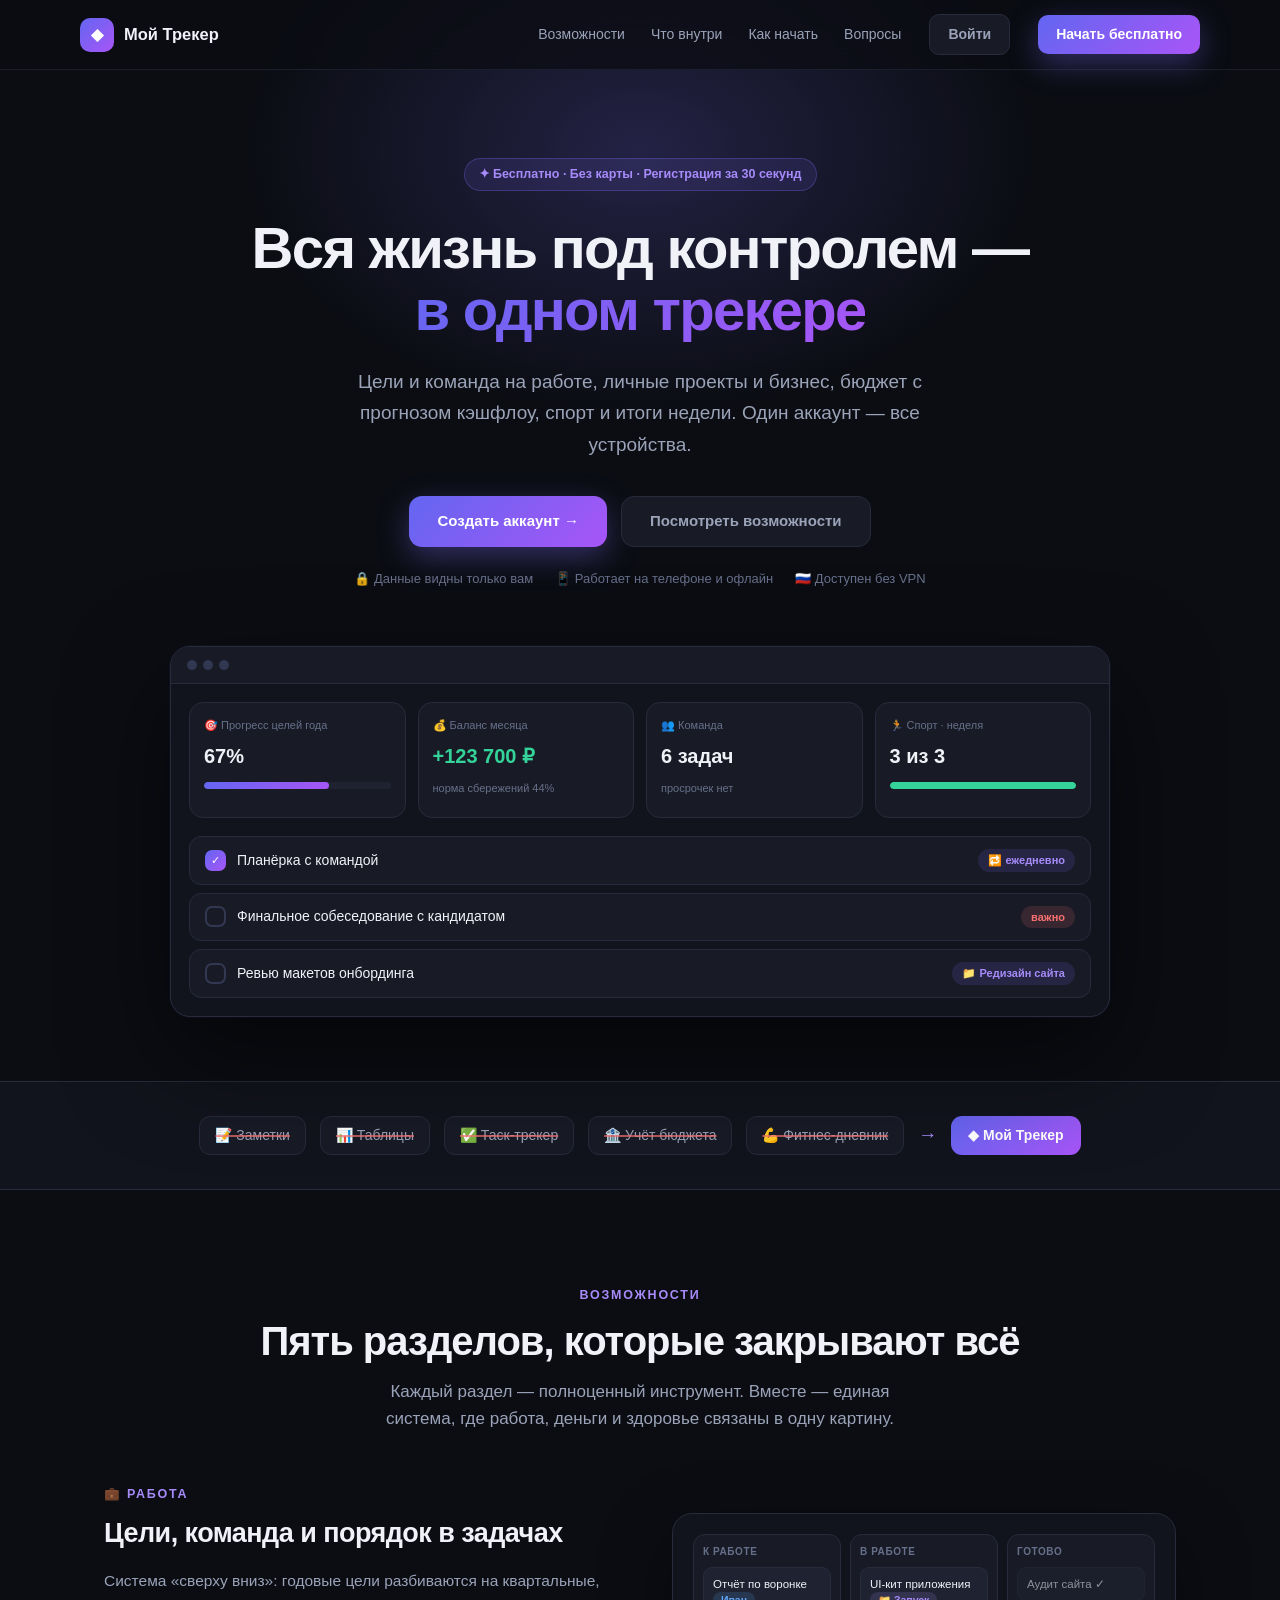
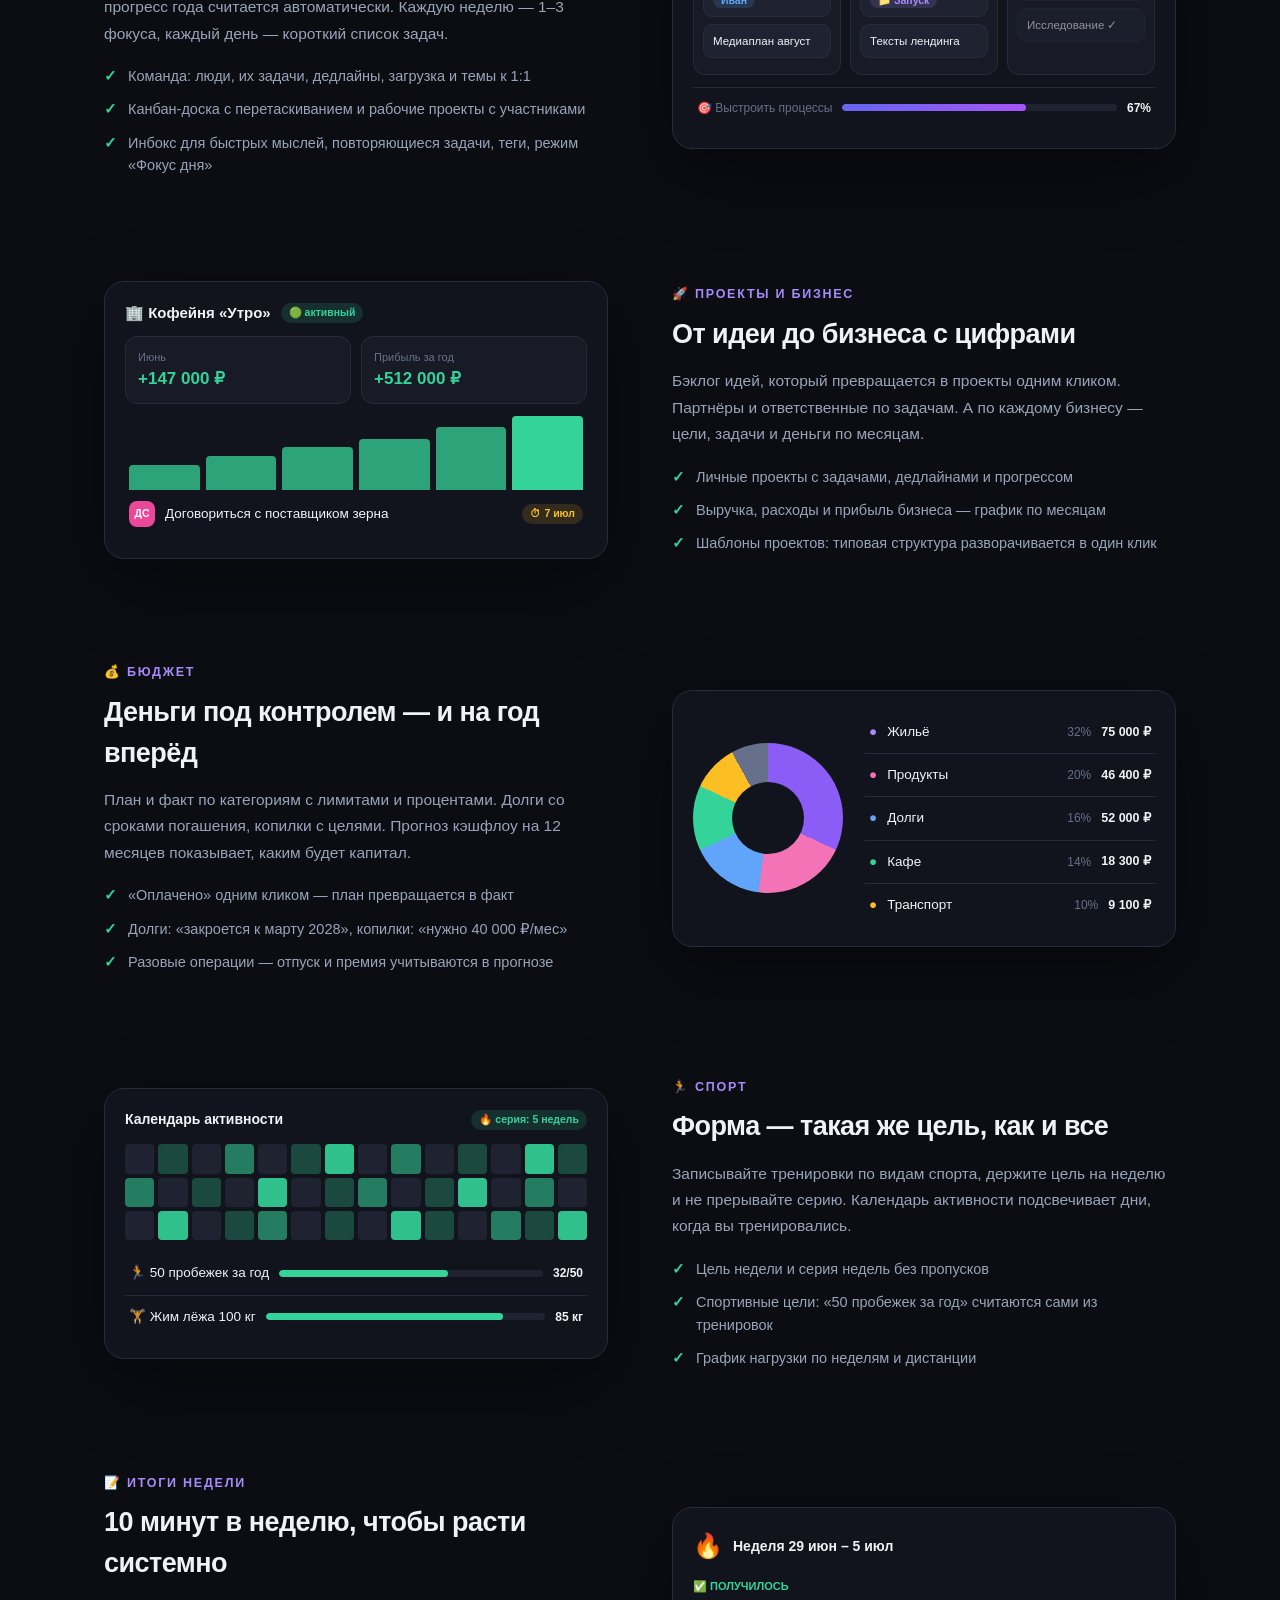
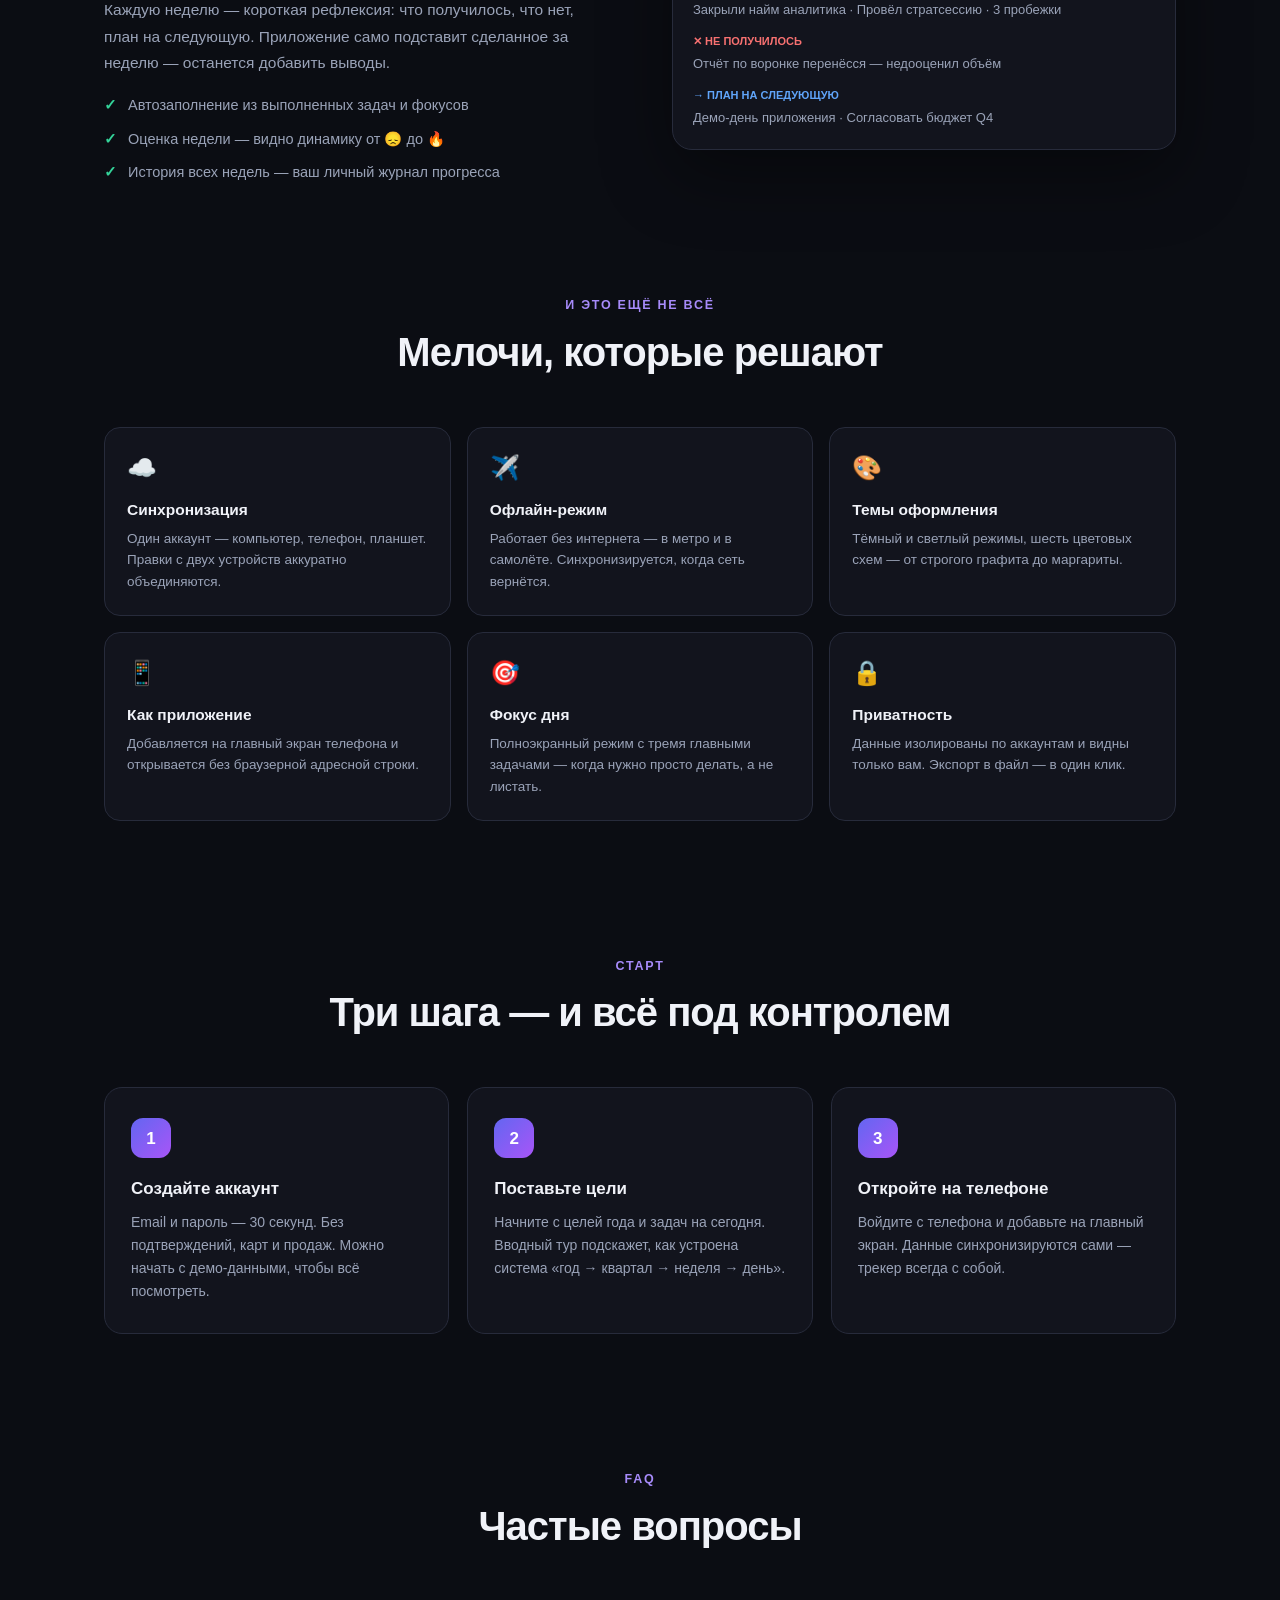
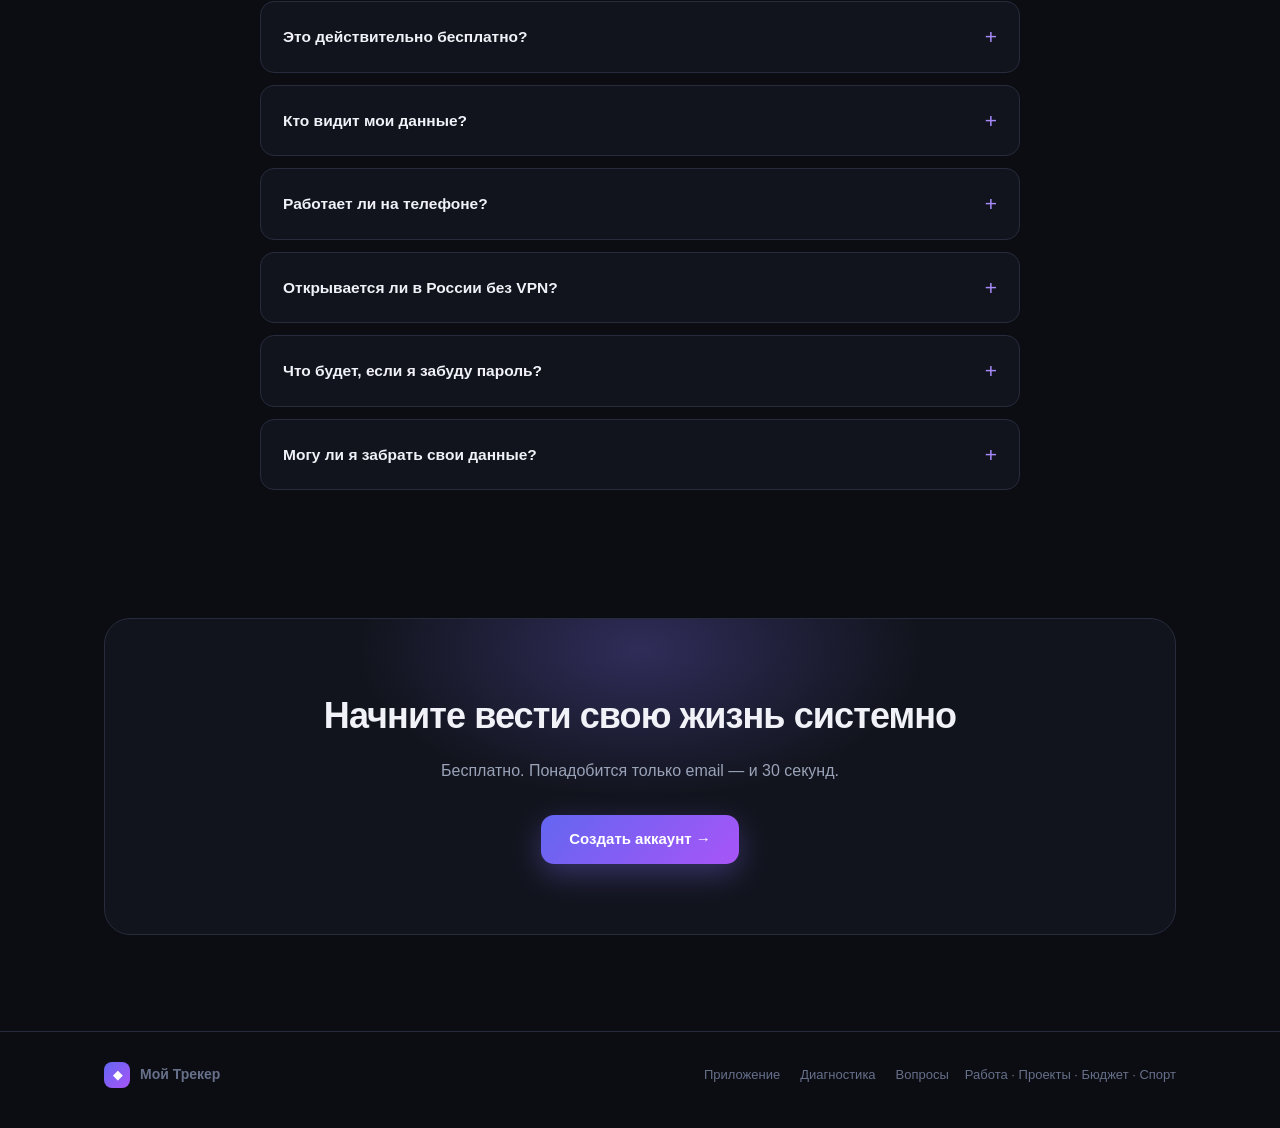
<file: index.html>
<!DOCTYPE html>
<html lang="ru">
<head>
<meta charset="UTF-8">
<meta name="viewport" content="width=device-width, initial-scale=1">
<meta name="theme-color" content="#0b0d13">
<title>Мой Трекер — работа, проекты, бюджет и спорт в одном месте</title>
<meta name="description" content="Личный трекер: цели и команда на работе, свои проекты и бизнес, бюджет с прогнозом кэшфлоу, спорт и итоги недели. Бесплатно, без карты.">
<script>
/* уже вошедших сразу отправляем в приложение */
try{
  if(localStorage.getItem('mytracker_session') || localStorage.getItem('mytracker_localmode')){
    location.replace('app.html');
  }
}catch(e){}
</script>
<style>
:root{
  --bg:#0b0d13; --bg2:#12141d; --surface:#181b26; --surface2:#1f2331;
  --border:#272b3b; --border2:#323752;
  --text:#f0f2f8; --text2:#9aa3b8; --text3:#67708a;
  --accent:#7c6cf5; --accent2:#a78bfa;
  --grad:linear-gradient(135deg,#6366f1,#a855f7);
  --green:#34d399; --red:#f87171; --yellow:#fbbf24; --blue:#60a5fa; --pink:#f472b6;
}
*{margin:0;padding:0;box-sizing:border-box}
html{scroll-behavior:smooth}
body{
  font-family:'Inter',-apple-system,BlinkMacSystemFont,'Segoe UI',Roboto,sans-serif;
  background:var(--bg); color:var(--text); -webkit-font-smoothing:antialiased; overflow-x:hidden;
  font-size:16px; line-height:1.5;
}
a{text-decoration:none;color:inherit}
.wrap{max-width:1120px;margin:0 auto;padding:0 24px}
section{padding:96px 0}
@media(max-width:760px){section{padding:56px 0}}

/* ---------- кнопки ---------- */
.btn{display:inline-flex;align-items:center;justify-content:center;gap:8px;border:none;cursor:pointer;
  padding:13px 28px;border-radius:13px;font-size:15px;font-weight:600;font-family:inherit;transition:.2s;white-space:nowrap}
.btn-primary{background:var(--grad);color:#fff;box-shadow:0 10px 30px rgba(124,108,245,.35)}
.btn-primary:hover{transform:translateY(-2px);box-shadow:0 14px 38px rgba(124,108,245,.5)}
.btn-ghost{background:var(--surface);color:var(--text2);border:1px solid var(--border)}
.btn-ghost:hover{color:var(--text);border-color:var(--border2)}
.btn-sm{padding:9px 18px;font-size:14px;border-radius:10px}

/* ---------- header ---------- */
header{
  position:sticky;top:0;z-index:50;
  background:rgba(11,13,19,.75);backdrop-filter:blur(14px);-webkit-backdrop-filter:blur(14px);
  border-bottom:1px solid rgba(39,43,59,.6);
}
.nav{display:flex;align-items:center;gap:28px;padding:14px 0}
.logo{display:flex;align-items:center;gap:10px;font-weight:700;font-size:16.5px;margin-right:auto}
.logo-badge{width:34px;height:34px;border-radius:10px;background:var(--grad);display:flex;align-items:center;justify-content:center;font-size:16px;color:#fff}
.nav-links{display:flex;gap:26px;font-size:14px;color:var(--text2)}
.nav-links a:hover{color:var(--text)}
@media(max-width:760px){.nav-links{display:none}.nav{gap:10px}}

/* ---------- hero ---------- */
.hero{position:relative;text-align:center;padding:88px 0 64px}
.hero::before{content:'';position:absolute;top:-220px;left:50%;transform:translateX(-50%);
  width:900px;height:600px;background:radial-gradient(ellipse,rgba(124,108,245,.22),transparent 62%);pointer-events:none}
.badge{display:inline-flex;align-items:center;gap:8px;font-size:12.5px;font-weight:600;color:var(--accent2);
  background:rgba(124,108,245,.12);border:1px solid rgba(124,108,245,.3);padding:6px 14px;border-radius:99px;position:relative}
.hero h1{font-size:58px;font-weight:800;letter-spacing:-.03em;line-height:1.08;margin:26px 0 0;position:relative}
.hero h1 .grad{background:var(--grad);-webkit-background-clip:text;background-clip:text;color:transparent}
.hero .lead{font-size:19px;color:var(--text2);max-width:620px;margin:24px auto 0;line-height:1.65;position:relative}
.cta{display:flex;gap:14px;justify-content:center;margin-top:36px;flex-wrap:wrap;position:relative}
.hero .trust{display:flex;gap:22px;justify-content:center;margin-top:22px;font-size:13px;color:var(--text3);flex-wrap:wrap;position:relative}
.hero .trust span{display:flex;align-items:center;gap:6px}
@media(max-width:760px){.hero{padding:48px 0 40px}.hero h1{font-size:34px}.hero .lead{font-size:16px}}

/* ---------- окно-мокап ---------- */
.window{background:var(--bg2);border:1px solid var(--border);border-radius:20px;overflow:hidden;
  box-shadow:0 40px 100px rgba(0,0,0,.55), 0 0 0 1px rgba(124,108,245,.06)}
.window .bar{display:flex;gap:6px;padding:13px 16px;border-bottom:1px solid var(--border);background:var(--surface)}
.window .dot{width:10px;height:10px;border-radius:50%;background:var(--border2)}
.hero .window{max-width:940px;margin:58px auto 0;position:relative}
.hero .window .inner{display:grid;grid-template-columns:repeat(4,1fr);gap:12px;padding:18px}
.mcard{background:var(--surface);border:1px solid var(--border);border-radius:14px;padding:14px;text-align:left}
.mcard .l{font-size:11px;color:var(--text3);margin-bottom:7px}
.mcard .v{font-size:20px;font-weight:700}
.mbar{height:7px;border-radius:99px;background:var(--surface2);margin-top:11px;overflow:hidden}
.mbar>span{display:block;height:100%;border-radius:99px;background:var(--grad)}
.hero .rows{padding:0 18px 18px;display:grid;gap:8px}
.mrow{display:flex;align-items:center;gap:11px;background:var(--surface);border:1px solid var(--border);
  border-radius:12px;padding:12px 15px;font-size:14px;text-align:left}
.mcheck{width:21px;height:21px;border-radius:7px;flex-shrink:0;display:flex;align-items:center;justify-content:center;font-size:11px;color:#fff}
.mcheck.on{background:var(--grad)} .mcheck.off{border:2px solid var(--border2)}
.chip{font-size:11px;padding:3px 10px;border-radius:99px;background:rgba(124,108,245,.14);color:var(--accent2);margin-left:auto;white-space:nowrap;font-weight:600}
@media(max-width:760px){.hero .window .inner{grid-template-columns:1fr 1fr}}

/* ---------- заменяет приложения ---------- */
.replace{border-top:1px solid var(--border);border-bottom:1px solid var(--border);background:var(--bg2);padding:34px 0}
.replace .row{display:flex;align-items:center;justify-content:center;gap:14px;flex-wrap:wrap;font-size:14px;color:var(--text3)}
.replace .app{display:flex;align-items:center;gap:8px;background:var(--surface);border:1px solid var(--border);
  border-radius:11px;padding:8px 15px;color:var(--text2);font-weight:500;text-decoration:line-through;text-decoration-color:rgba(248,113,113,.7);text-decoration-thickness:2px}
.replace .arrow{font-size:19px;color:var(--accent2);font-weight:700}
.replace .one{display:flex;align-items:center;gap:8px;background:var(--grad);border-radius:11px;padding:9px 17px;color:#fff;font-weight:700}

/* ---------- заголовки секций ---------- */
.k{font-size:12.5px;font-weight:700;letter-spacing:.14em;color:var(--accent2);text-transform:uppercase;margin-bottom:14px}
h2.sec{font-size:40px;font-weight:800;letter-spacing:-.025em;line-height:1.15}
.sec-sub{color:var(--text2);margin-top:14px;font-size:17px;max-width:560px;line-height:1.6}
.center{text-align:center}
.center .sec-sub{margin-left:auto;margin-right:auto}
@media(max-width:760px){h2.sec{font-size:27px}.sec-sub{font-size:15px}}

/* ---------- фичи-развороты ---------- */
.feature{display:grid;grid-template-columns:1fr 1fr;gap:64px;align-items:center;padding:52px 0}
.feature.rtl .txt{order:2}
.feature .txt .k{margin-bottom:10px}
.feature h3{font-size:27px;font-weight:750;letter-spacing:-.02em;margin-bottom:14px}
.feature p{color:var(--text2);font-size:15.5px;line-height:1.7}
.feature ul{list-style:none;margin-top:18px;display:grid;gap:11px}
.feature li{display:flex;gap:11px;font-size:14.5px;color:var(--text2);line-height:1.55}
.feature li::before{content:'✓';color:var(--green);font-weight:700;flex-shrink:0}
.panel{background:var(--bg2);border:1px solid var(--border);border-radius:20px;padding:20px;
  box-shadow:0 24px 70px rgba(0,0,0,.4)}
@media(max-width:860px){.feature{grid-template-columns:1fr;gap:28px;padding:36px 0}.feature.rtl .txt{order:0}}

/* мини-виджеты в панелях */
.prow{display:flex;align-items:center;gap:10px;padding:11px 4px;border-bottom:1px solid var(--border);font-size:13.5px}
.prow:last-child{border-bottom:none}
.pav{width:26px;height:26px;border-radius:8px;display:inline-flex;align-items:center;justify-content:center;font-size:10.5px;font-weight:700;color:#fff;flex-shrink:0}
.pbar{height:7px;border-radius:99px;background:var(--surface2);overflow:hidden;flex:1}
.pbar>span{display:block;height:100%;border-radius:99px}
.ptag{font-size:10.5px;padding:2px 8px;border-radius:99px;font-weight:600}
.pie{width:150px;height:150px;border-radius:50%;flex-shrink:0;position:relative;
  background:conic-gradient(#8b5cf6 0 32%, #f472b6 32% 52%, #60a5fa 52% 68%, #34d399 68% 82%, #fbbf24 82% 92%, #67708a 92% 100%)}
.pie::after{content:'';position:absolute;inset:26%;background:var(--bg2);border-radius:50%}
.heat{display:grid;grid-template-columns:repeat(14,1fr);gap:4px}
.heat span{aspect-ratio:1;border-radius:4px;background:var(--surface2)}
.heat .h1{background:rgba(52,211,153,.28)} .heat .h2{background:rgba(52,211,153,.55)} .heat .h3{background:rgba(52,211,153,.9)}
.kan{display:grid;grid-template-columns:1fr 1fr 1fr;gap:9px}
.kan .col{background:var(--surface);border:1px solid var(--border);border-radius:12px;padding:9px}
.kan .colh{font-size:10px;font-weight:700;color:var(--text3);margin-bottom:8px;letter-spacing:.06em}
.kan .card{background:var(--surface2);border:1px solid var(--border);border-radius:9px;padding:8px 9px;font-size:11.5px;margin-bottom:7px;line-height:1.4}

/* ---------- сетка мелких фич ---------- */
.grid6{display:grid;grid-template-columns:repeat(3,1fr);gap:16px;margin-top:52px}
.gcard{background:var(--bg2);border:1px solid var(--border);border-radius:16px;padding:22px;transition:.25s}
.gcard:hover{border-color:var(--border2);transform:translateY(-3px)}
.gcard .ico{font-size:24px}
.gcard h4{font-size:15.5px;margin:12px 0 7px;font-weight:650}
.gcard p{font-size:13.5px;color:var(--text2);line-height:1.6}
@media(max-width:860px){.grid6{grid-template-columns:1fr 1fr}}
@media(max-width:560px){.grid6{grid-template-columns:1fr}}

/* ---------- шаги ---------- */
.steps{display:grid;grid-template-columns:repeat(3,1fr);gap:18px;margin-top:52px}
.step{background:var(--bg2);border:1px solid var(--border);border-radius:18px;padding:30px 26px;position:relative}
.step .n{width:40px;height:40px;border-radius:12px;background:var(--grad);color:#fff;font-weight:700;font-size:17px;
  display:flex;align-items:center;justify-content:center;margin-bottom:18px}
.step h3{font-size:17px;margin-bottom:9px}
.step p{font-size:14px;color:var(--text2);line-height:1.65}
@media(max-width:760px){.steps{grid-template-columns:1fr}}

/* ---------- FAQ ---------- */
.faq{max-width:760px;margin:52px auto 0}
.faq details{background:var(--bg2);border:1px solid var(--border);border-radius:14px;margin-bottom:12px;overflow:hidden}
.faq summary{cursor:pointer;padding:19px 22px;font-weight:600;font-size:15.5px;list-style:none;display:flex;justify-content:space-between;align-items:center;gap:14px}
.faq summary::-webkit-details-marker{display:none}
.faq summary::after{content:'+';color:var(--accent2);font-size:21px;font-weight:400;transition:.2s;flex-shrink:0}
.faq details[open] summary::after{transform:rotate(45deg)}
.faq .a{padding:0 22px 19px;color:var(--text2);font-size:14.5px;line-height:1.7}

/* ---------- финальный CTA ---------- */
.bottom .box{background:var(--bg2);border:1px solid var(--border);border-radius:26px;padding:70px 32px;text-align:center;position:relative;overflow:hidden}
.bottom .box::before{content:'';position:absolute;top:-140px;left:50%;transform:translateX(-50%);
  width:640px;height:340px;background:radial-gradient(ellipse,rgba(124,108,245,.28),transparent 62%)}
.bottom h2{font-size:36px;font-weight:800;letter-spacing:-.025em;position:relative}
.bottom p{color:var(--text2);margin:16px 0 32px;position:relative;font-size:16px}
@media(max-width:760px){.bottom h2{font-size:25px}.bottom .box{padding:48px 22px}}

footer{border-top:1px solid var(--border);padding:30px 0 40px}
.foot{display:flex;justify-content:space-between;align-items:center;gap:16px;flex-wrap:wrap;color:var(--text3);font-size:13px}
.foot .links{display:flex;gap:20px}
.foot a:hover{color:var(--text)}

/* ---------- reveal-анимации ---------- */
.rev{opacity:0;transform:translateY(22px);transition:opacity .6s ease, transform .6s ease}
.rev.in{opacity:1;transform:none}
</style>
</head>
<body>

<header>
  <div class="wrap nav">
    <div class="logo"><div class="logo-badge">◆</div>Мой Трекер</div>
    <nav class="nav-links">
      <a href="#features">Возможности</a>
      <a href="#extra">Что внутри</a>
      <a href="#how">Как начать</a>
      <a href="#faq">Вопросы</a>
    </nav>
    <a class="btn btn-ghost btn-sm" href="app.html">Войти</a>
    <a class="btn btn-primary btn-sm" href="app.html#signup">Начать бесплатно</a>
  </div>
</header>

<section class="hero">
  <div class="wrap">
    <span class="badge">✦ Бесплатно · Без карты · Регистрация за 30 секунд</span>
    <h1>Вся жизнь под контролем —<br><span class="grad">в одном трекере</span></h1>
    <p class="lead">Цели и команда на работе, личные проекты и бизнес, бюджет с прогнозом
    кэшфлоу, спорт и итоги недели. Один аккаунт — все устройства.</p>
    <div class="cta">
      <a class="btn btn-primary" href="app.html#signup">Создать аккаунт →</a>
      <a class="btn btn-ghost" href="#features">Посмотреть возможности</a>
    </div>
    <div class="trust">
      <span>🔒 Данные видны только вам</span>
      <span>📱 Работает на телефоне и офлайн</span>
      <span>🇷🇺 Доступен без VPN</span>
    </div>

    <div class="window rev">
      <div class="bar"><span class="dot"></span><span class="dot"></span><span class="dot"></span></div>
      <div class="inner">
        <div class="mcard"><div class="l">🎯 Прогресс целей года</div><div class="v">67%</div><div class="mbar"><span style="width:67%"></span></div></div>
        <div class="mcard"><div class="l">💰 Баланс месяца</div><div class="v" style="color:var(--green)">+123 700 ₽</div><div class="l" style="margin-top:9px">норма сбережений 44%</div></div>
        <div class="mcard"><div class="l">👥 Команда</div><div class="v">6 задач</div><div class="l" style="margin-top:9px">просрочек нет</div></div>
        <div class="mcard"><div class="l">🏃 Спорт · неделя</div><div class="v">3 из 3</div><div class="mbar"><span style="width:100%;background:var(--green)"></span></div></div>
      </div>
      <div class="rows">
        <div class="mrow"><span class="mcheck on">✓</span> Планёрка с командой <span class="chip">🔁 ежедневно</span></div>
        <div class="mrow"><span class="mcheck off"></span> Финальное собеседование с кандидатом <span class="chip" style="background:rgba(248,113,113,.14);color:var(--red)">важно</span></div>
        <div class="mrow"><span class="mcheck off"></span> Ревью макетов онбординга <span class="chip">📁 Редизайн сайта</span></div>
      </div>
    </div>
  </div>
</section>

<div class="replace">
  <div class="wrap row">
    <span class="app">📝 Заметки</span>
    <span class="app">📊 Таблицы</span>
    <span class="app">✅ Таск-трекер</span>
    <span class="app">🏦 Учёт бюджета</span>
    <span class="app">💪 Фитнес-дневник</span>
    <span class="arrow">→</span>
    <span class="one">◆ Мой Трекер</span>
  </div>
</div>

<section id="features" style="padding-bottom:20px">
  <div class="wrap">
    <div class="center rev">
      <div class="k">Возможности</div>
      <h2 class="sec">Пять разделов, которые закрывают всё</h2>
      <div class="sec-sub">Каждый раздел — полноценный инструмент. Вместе — единая система, где работа, деньги и здоровье связаны в одну картину.</div>
    </div>

    <!-- 1. Работа -->
    <div class="feature rev">
      <div class="txt">
        <div class="k">💼 Работа</div>
        <h3>Цели, команда и порядок в задачах</h3>
        <p>Система «сверху вниз»: годовые цели разбиваются на квартальные, прогресс года считается автоматически. Каждую неделю — 1–3 фокуса, каждый день — короткий список задач.</p>
        <ul>
          <li>Команда: люди, их задачи, дедлайны, загрузка и темы к 1:1</li>
          <li>Канбан-доска с перетаскиванием и рабочие проекты с участниками</li>
          <li>Инбокс для быстрых мыслей, повторяющиеся задачи, теги, режим «Фокус дня»</li>
        </ul>
      </div>
      <div class="panel">
        <div class="kan">
          <div class="col"><div class="colh">К РАБОТЕ</div>
            <div class="card">Отчёт по воронке<br><span class="ptag" style="background:rgba(96,165,250,.15);color:var(--blue)">Иван</span></div>
            <div class="card">Медиаплан август</div></div>
          <div class="col"><div class="colh">В РАБОТЕ</div>
            <div class="card">UI-кит приложения<br><span class="ptag" style="background:rgba(167,139,250,.15);color:var(--accent2)">📁 Запуск</span></div>
            <div class="card">Тексты лендинга</div></div>
          <div class="col"><div class="colh">ГОТОВО</div>
            <div class="card" style="opacity:.55">Аудит сайта ✓</div>
            <div class="card" style="opacity:.55">Исследование ✓</div></div>
        </div>
        <div class="prow" style="margin-top:12px;border-top:1px solid var(--border)">
          <span style="font-size:12px;color:var(--text3)">🎯 Выстроить процессы</span>
          <div class="pbar"><span style="width:67%;background:var(--grad)"></span></div>
          <b style="font-size:12px">67%</b>
        </div>
      </div>
    </div>

    <!-- 2. Проекты и бизнес -->
    <div class="feature rtl rev">
      <div class="txt">
        <div class="k">🚀 Проекты и бизнес</div>
        <h3>От идеи до бизнеса с цифрами</h3>
        <p>Бэклог идей, который превращается в проекты одним кликом. Партнёры и ответственные по задачам. А по каждому бизнесу — цели, задачи и деньги по месяцам.</p>
        <ul>
          <li>Личные проекты с задачами, дедлайнами и прогрессом</li>
          <li>Выручка, расходы и прибыль бизнеса — график по месяцам</li>
          <li>Шаблоны проектов: типовая структура разворачивается в один клик</li>
        </ul>
      </div>
      <div class="panel">
        <div style="display:flex;align-items:center;gap:10px;margin-bottom:6px">
          <b style="font-size:15px">🏢 Кофейня «Утро»</b>
          <span class="ptag" style="background:rgba(52,211,153,.14);color:var(--green)">🟢 активный</span>
        </div>
        <div style="display:grid;grid-template-columns:1fr 1fr;gap:10px;margin:12px 0">
          <div style="background:var(--surface);border:1px solid var(--border);border-radius:12px;padding:12px">
            <div style="font-size:11px;color:var(--text3)">Июнь</div>
            <div style="font-size:17px;font-weight:700;color:var(--green)">+147 000 ₽</div>
          </div>
          <div style="background:var(--surface);border:1px solid var(--border);border-radius:12px;padding:12px">
            <div style="font-size:11px;color:var(--text3)">Прибыль за год</div>
            <div style="font-size:17px;font-weight:700;color:var(--green)">+512 000 ₽</div>
          </div>
        </div>
        <div style="display:flex;align-items:flex-end;gap:6px;height:74px;padding:0 4px">
          <span style="flex:1;height:34%;background:rgba(52,211,153,.75);border-radius:4px 4px 0 0"></span>
          <span style="flex:1;height:46%;background:rgba(52,211,153,.75);border-radius:4px 4px 0 0"></span>
          <span style="flex:1;height:58%;background:rgba(52,211,153,.75);border-radius:4px 4px 0 0"></span>
          <span style="flex:1;height:70%;background:rgba(52,211,153,.75);border-radius:4px 4px 0 0"></span>
          <span style="flex:1;height:86%;background:rgba(52,211,153,.75);border-radius:4px 4px 0 0"></span>
          <span style="flex:1;height:100%;background:var(--green);border-radius:4px 4px 0 0"></span>
        </div>
        <div class="prow"><span class="pav" style="background:#ec4899">ДС</span> Договориться с поставщиком зерна <span class="ptag" style="background:rgba(251,191,36,.14);color:var(--yellow);margin-left:auto">⏱ 7 июл</span></div>
      </div>
    </div>

    <!-- 3. Бюджет -->
    <div class="feature rev">
      <div class="txt">
        <div class="k">💰 Бюджет</div>
        <h3>Деньги под контролем — и на год вперёд</h3>
        <p>План и факт по категориям с лимитами и процентами. Долги со сроками погашения, копилки с целями. Прогноз кэшфлоу на 12 месяцев показывает, каким будет капитал.</p>
        <ul>
          <li>«Оплачено» одним кликом — план превращается в факт</li>
          <li>Долги: «закроется к марту 2028», копилки: «нужно 40 000 ₽/мес»</li>
          <li>Разовые операции — отпуск и премия учитываются в прогнозе</li>
        </ul>
      </div>
      <div class="panel" style="display:flex;gap:22px;align-items:center">
        <div class="pie"></div>
        <div style="flex:1">
          <div class="prow"><span style="color:var(--accent2)">●</span> Жильё <span style="margin-left:auto;font-size:12px;color:var(--text3)">32%</span><b style="font-size:12.5px">75 000 ₽</b></div>
          <div class="prow"><span style="color:var(--pink)">●</span> Продукты <span style="margin-left:auto;font-size:12px;color:var(--text3)">20%</span><b style="font-size:12.5px">46 400 ₽</b></div>
          <div class="prow"><span style="color:var(--blue)">●</span> Долги <span style="margin-left:auto;font-size:12px;color:var(--text3)">16%</span><b style="font-size:12.5px">52 000 ₽</b></div>
          <div class="prow"><span style="color:var(--green)">●</span> Кафе <span style="margin-left:auto;font-size:12px;color:var(--text3)">14%</span><b style="font-size:12.5px">18 300 ₽</b></div>
          <div class="prow"><span style="color:var(--yellow)">●</span> Транспорт <span style="margin-left:auto;font-size:12px;color:var(--text3)">10%</span><b style="font-size:12.5px">9 100 ₽</b></div>
        </div>
      </div>
    </div>

    <!-- 4. Спорт -->
    <div class="feature rtl rev">
      <div class="txt">
        <div class="k">🏃 Спорт</div>
        <h3>Форма — такая же цель, как и все</h3>
        <p>Записывайте тренировки по видам спорта, держите цель на неделю и не прерывайте серию. Календарь активности подсвечивает дни, когда вы тренировались.</p>
        <ul>
          <li>Цель недели и серия недель без пропусков</li>
          <li>Спортивные цели: «50 пробежек за год» считаются сами из тренировок</li>
          <li>График нагрузки по неделям и дистанции</li>
        </ul>
      </div>
      <div class="panel">
        <div style="display:flex;justify-content:space-between;align-items:center;margin-bottom:14px">
          <b style="font-size:14px">Календарь активности</b>
          <span class="ptag" style="background:rgba(52,211,153,.14);color:var(--green)">🔥 серия: 5 недель</span>
        </div>
        <div class="heat">
          <span></span><span class="h1"></span><span></span><span class="h2"></span><span></span><span class="h1"></span><span class="h3"></span><span></span><span class="h2"></span><span></span><span class="h1"></span><span></span><span class="h3"></span><span class="h1"></span>
          <span class="h2"></span><span></span><span class="h1"></span><span></span><span class="h3"></span><span></span><span class="h1"></span><span class="h2"></span><span></span><span class="h1"></span><span class="h3"></span><span></span><span class="h2"></span><span></span>
          <span></span><span class="h3"></span><span></span><span class="h1"></span><span class="h2"></span><span></span><span class="h1"></span><span></span><span class="h3"></span><span class="h1"></span><span></span><span class="h2"></span><span class="h1"></span><span class="h3"></span>
        </div>
        <div class="prow" style="margin-top:12px"><span>🏃 50 пробежек за год</span><div class="pbar"><span style="width:64%;background:var(--green)"></span></div><b style="font-size:12px">32/50</b></div>
        <div class="prow"><span>🏋️ Жим лёжа 100 кг</span><div class="pbar"><span style="width:85%;background:var(--green)"></span></div><b style="font-size:12px">85 кг</b></div>
      </div>
    </div>

    <!-- 5. Итоги недели -->
    <div class="feature rev">
      <div class="txt">
        <div class="k">📝 Итоги недели</div>
        <h3>10 минут в неделю, чтобы расти системно</h3>
        <p>Каждую неделю — короткая рефлексия: что получилось, что нет, план на следующую. Приложение само подставит сделанное за неделю — останется добавить выводы.</p>
        <ul>
          <li>Автозаполнение из выполненных задач и фокусов</li>
          <li>Оценка недели — видно динамику от 😞 до 🔥</li>
          <li>История всех недель — ваш личный журнал прогресса</li>
        </ul>
      </div>
      <div class="panel">
        <div style="display:flex;align-items:center;gap:10px;margin-bottom:14px">
          <span style="font-size:24px">🔥</span><b style="font-size:14px">Неделя 29 июн – 5 июл</b>
        </div>
        <div style="display:grid;gap:12px">
          <div><div style="font-size:11px;font-weight:700;color:var(--green);margin-bottom:5px">✅ ПОЛУЧИЛОСЬ</div>
            <div style="font-size:13px;color:var(--text2);line-height:1.6">Закрыли найм аналитика · Провёл стратсессию · 3 пробежки</div></div>
          <div><div style="font-size:11px;font-weight:700;color:var(--red);margin-bottom:5px">✕ НЕ ПОЛУЧИЛОСЬ</div>
            <div style="font-size:13px;color:var(--text2);line-height:1.6">Отчёт по воронке перенёсся — недооценил объём</div></div>
          <div><div style="font-size:11px;font-weight:700;color:var(--blue);margin-bottom:5px">→ ПЛАН НА СЛЕДУЮЩУЮ</div>
            <div style="font-size:13px;color:var(--text2);line-height:1.6">Демо-день приложения · Согласовать бюджет Q4</div></div>
        </div>
      </div>
    </div>
  </div>
</section>

<section id="extra" style="padding-top:40px">
  <div class="wrap">
    <div class="center rev">
      <div class="k">И это ещё не всё</div>
      <h2 class="sec">Мелочи, которые решают</h2>
    </div>
    <div class="grid6 rev">
      <div class="gcard"><div class="ico">☁️</div><h4>Синхронизация</h4><p>Один аккаунт — компьютер, телефон, планшет. Правки с двух устройств аккуратно объединяются.</p></div>
      <div class="gcard"><div class="ico">✈️</div><h4>Офлайн-режим</h4><p>Работает без интернета — в метро и в самолёте. Синхронизируется, когда сеть вернётся.</p></div>
      <div class="gcard"><div class="ico">🎨</div><h4>Темы оформления</h4><p>Тёмный и светлый режимы, шесть цветовых схем — от строгого графита до маргариты.</p></div>
      <div class="gcard"><div class="ico">📱</div><h4>Как приложение</h4><p>Добавляется на главный экран телефона и открывается без браузерной адресной строки.</p></div>
      <div class="gcard"><div class="ico">🎯</div><h4>Фокус дня</h4><p>Полноэкранный режим с тремя главными задачами — когда нужно просто делать, а не листать.</p></div>
      <div class="gcard"><div class="ico">🔒</div><h4>Приватность</h4><p>Данные изолированы по аккаунтам и видны только вам. Экспорт в файл — в один клик.</p></div>
    </div>
  </div>
</section>

<section id="how" style="padding-top:40px">
  <div class="wrap">
    <div class="center rev">
      <div class="k">Старт</div>
      <h2 class="sec">Три шага — и всё под контролем</h2>
    </div>
    <div class="steps rev">
      <div class="step"><div class="n">1</div><h3>Создайте аккаунт</h3><p>Email и пароль — 30 секунд. Без подтверждений, карт и продаж. Можно начать с демо-данными, чтобы всё посмотреть.</p></div>
      <div class="step"><div class="n">2</div><h3>Поставьте цели</h3><p>Начните с целей года и задач на сегодня. Вводный тур подскажет, как устроена система «год → квартал → неделя → день».</p></div>
      <div class="step"><div class="n">3</div><h3>Откройте на телефоне</h3><p>Войдите с телефона и добавьте на главный экран. Данные синхронизируются сами — трекер всегда с собой.</p></div>
    </div>
  </div>
</section>

<section id="faq" style="padding-top:40px">
  <div class="wrap">
    <div class="center rev">
      <div class="k">FAQ</div>
      <h2 class="sec">Частые вопросы</h2>
    </div>
    <div class="faq rev">
      <details><summary>Это действительно бесплатно?</summary><div class="a">Да, полностью. Регистрация по email, банковская карта не нужна, скрытых ограничений нет.</div></details>
      <details><summary>Кто видит мои данные?</summary><div class="a">Только вы. Данные каждого аккаунта изолированы на уровне базы, доступ — по вашему паролю. «Команда» в трекере — это ваш личный список людей и их задач: коллеги не получают доступ к приложению и не видят ничего.</div></details>
      <details><summary>Работает ли на телефоне?</summary><div class="a">Да. Интерфейс адаптирован под телефон, а сайт добавляется на главный экран как обычное приложение (Safari/Chrome → «Поделиться» → «На экран “Домой”»). Есть офлайн-режим.</div></details>
      <details><summary>Открывается ли в России без VPN?</summary><div class="a">Да. Есть основной сайт и зеркало, а приложение автоматически выбирает доступный у вашего провайдера путь к серверу. Если что-то не открывается — на странице диагностики видно, в чём дело.</div></details>
      <details><summary>Что будет, если я забуду пароль?</summary><div class="a">На экране входа есть «Забыли пароль?» — пришлём письмо со ссылкой для восстановления, зададите новый пароль и продолжите с теми же данными.</div></details>
      <details><summary>Могу ли я забрать свои данные?</summary><div class="a">Да, в настройках есть экспорт всех данных в файл одним кликом — и импорт обратно. Плюс автоматические локальные копии за последние 7 дней.</div></details>
    </div>
  </div>
</section>

<section class="bottom" style="padding-top:20px">
  <div class="wrap">
    <div class="box rev">
      <h2>Начните вести свою жизнь системно</h2>
      <p>Бесплатно. Понадобится только email — и 30 секунд.</p>
      <a class="btn btn-primary" href="app.html#signup" style="position:relative">Создать аккаунт →</a>
    </div>
  </div>
</section>

<footer>
  <div class="wrap foot">
    <div class="logo" style="font-size:14px"><div class="logo-badge" style="width:26px;height:26px;font-size:12px;border-radius:8px">◆</div>Мой Трекер</div>
    <div class="links">
      <a href="app.html">Приложение</a>
      <a href="status.html">Диагностика</a>
      <a href="#faq">Вопросы</a>
    </div>
    <div>Работа · Проекты · Бюджет · Спорт</div>
  </div>
</footer>

<script>
/* появление блоков при скролле */
(function(){
  if(!('IntersectionObserver' in window)){ document.querySelectorAll('.rev').forEach(e=>e.classList.add('in')); return; }
  const io = new IntersectionObserver(es=>{
    es.forEach(e=>{ if(e.isIntersecting){ e.target.classList.add('in'); io.unobserve(e.target); } });
  }, {threshold:.12});
  document.querySelectorAll('.rev').forEach(e=>io.observe(e));
})();
</script>
</body>
</html>
</file>
